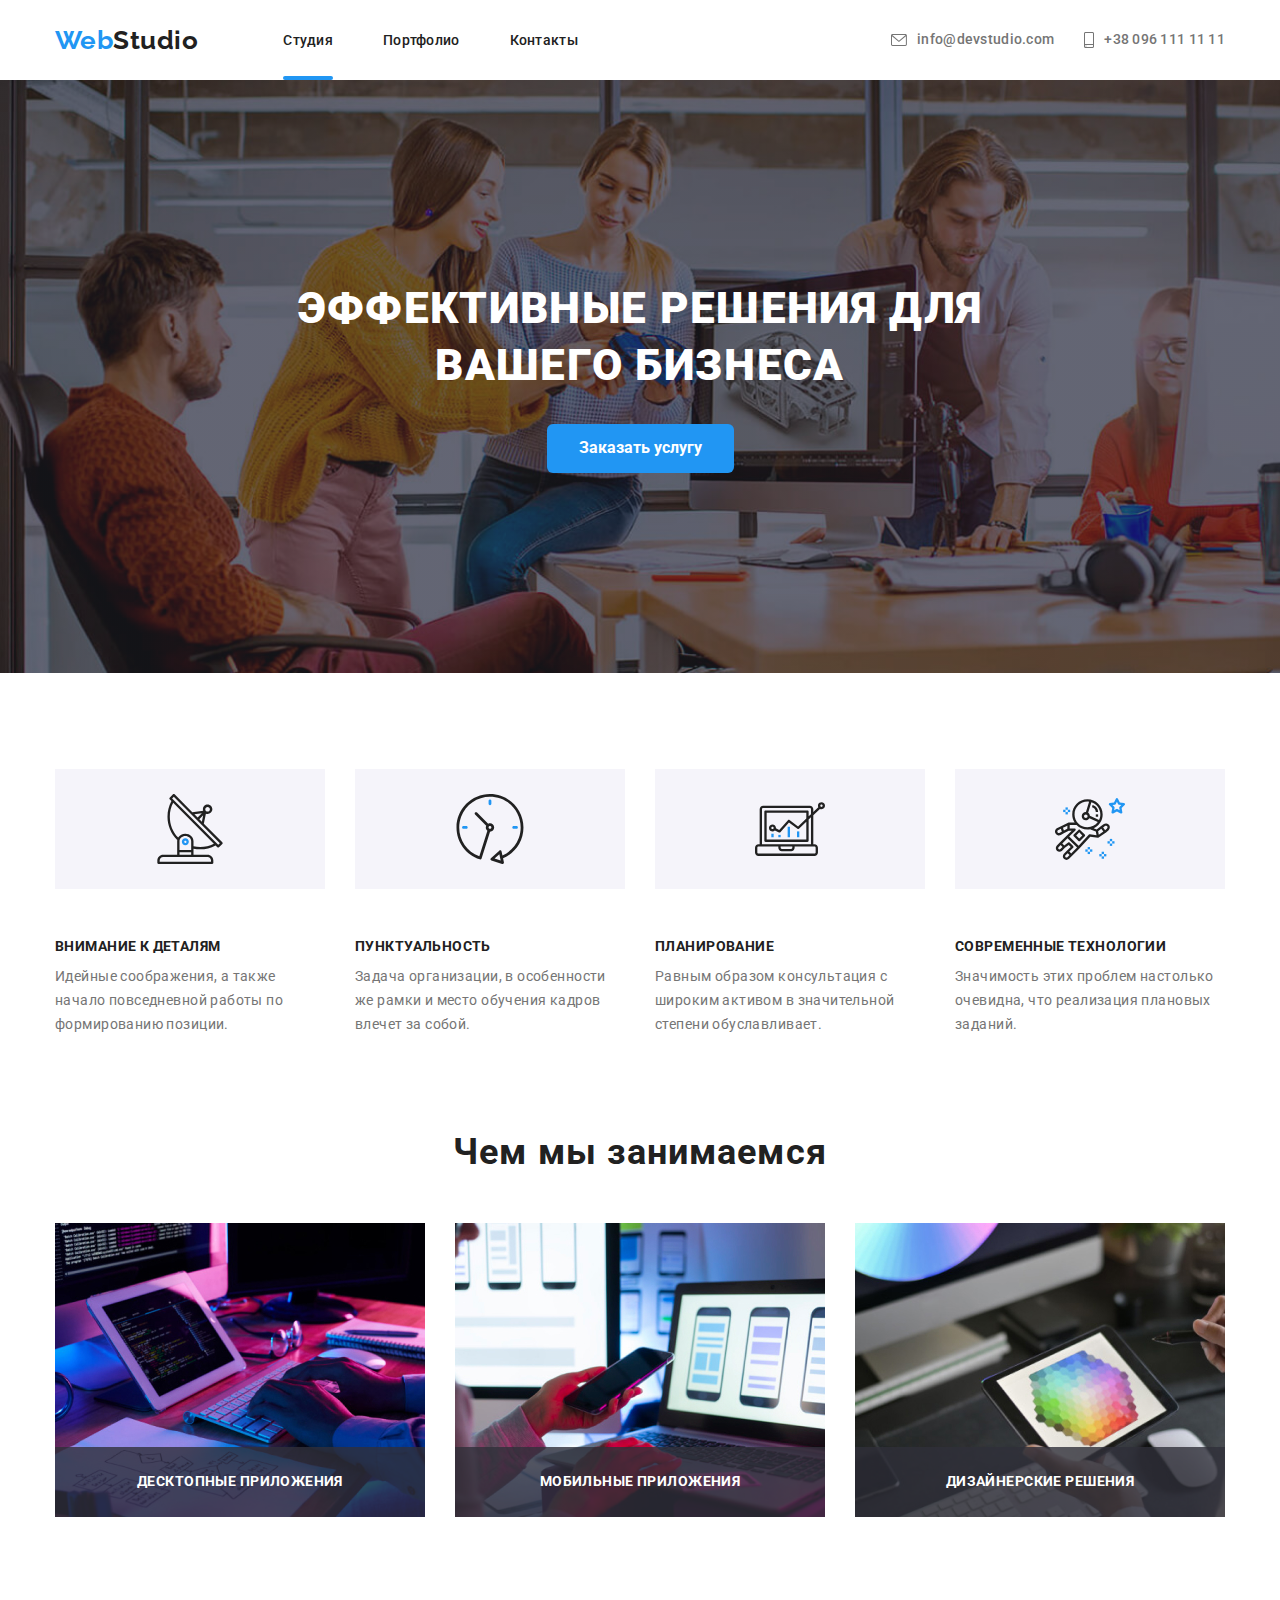
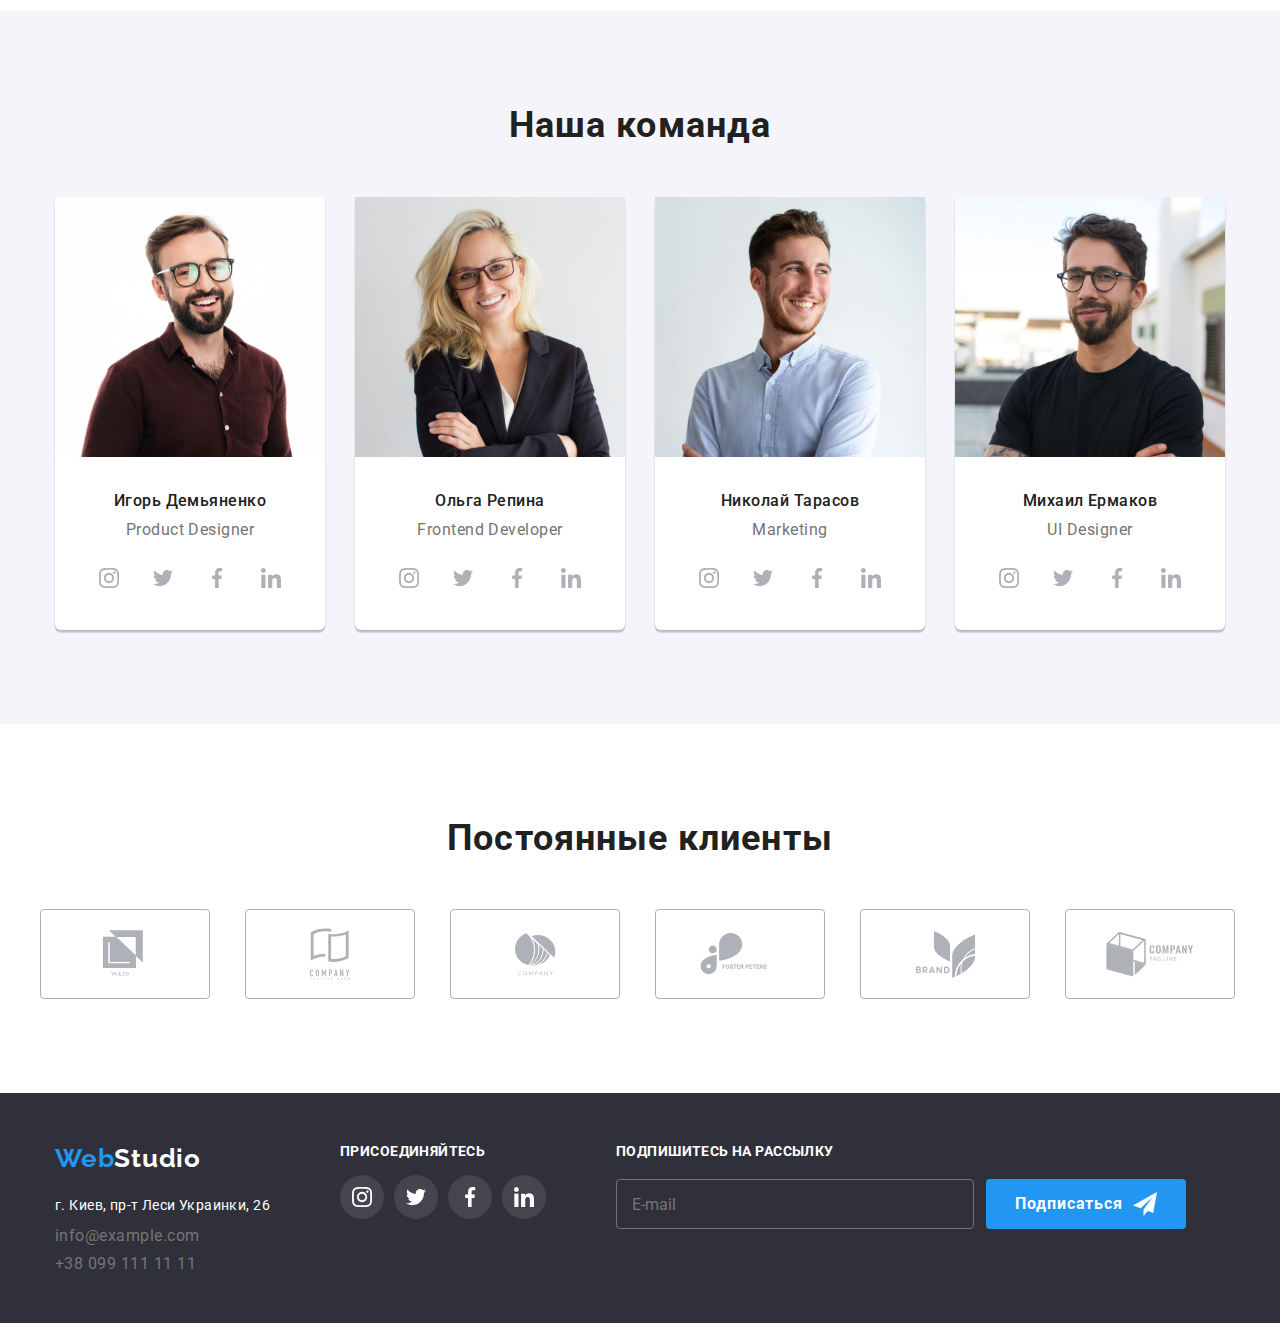
<file: index.html>
<!DOCTYPE html>
<html lang="ru">
  <head>
    <meta charset="UTF-8" />
    <meta name="viewport" content="width=device-width, initial-scale=1.0" />
    <link
      href="https://fonts.googleapis.com/css2?family=Raleway:wght@700&family=Roboto:wght@400;500;700&display=swap"
      rel="stylesheet"
    />
    <link
      rel="stylesheet"
      href="https://cdnjs.cloudflare.com/ajax/libs/modern-normalize/0.7.0/modern-normalize.min.css"
    />
    <link rel="stylesheet" href="./css/style.css" />
    <title>Document</title>
  </head>
  <body>
    <header class="page-header">
      <div class="container">
        <div class="main-header">
          <nav class="main-nav">
            <a href="" class="logo"
              ><span class="color-text">Web</span>Studio</a
            >
            <ul class="site-nav">
              <li class="item">
                <a href="./index.html" class="current link">Студия</a>
              </li>
              <li class="item">
                <a href="./portfolio.html" class="link">Портфолио</a>
              </li>
              <li class="item"><a href="" class="link">Контакты</a></li>
            </ul>
          </nav>

          <ul class="auth-nav">
            <li class="item">
              <a href="" class="link">
                <svg class="link-svg mail">
                  <use href="./images/sprite.svg#icon-mail"></use>
                </svg>

                <p>info@devstudio.com</p>
              </a>
            </li>
            <li class="item">
              <a href="" class="link">
                <svg class="link-svg phone">
                  <use href="./images/sprite.svg#icon-phone"></use>
                </svg>
                <p>+38 096 111 11 11</p>
              </a>
            </li>
          </ul>
        </div>
      </div>
    </header>

    <main>
      <!-- ГЕРОЙ -->
      <section class="hero">
        <div class="hero-section">
          <h1 class="title">Эффективные решения для вашего бизнеса</h1>
          <button class="hero-button" type="button" data-modal-open>
            Заказать услугу
          </button>
        </div>
      </section>
      <!-- ПРИЕМУЩЕСТВА -->
      <section class="advantages">
        <div class="container">
          <h2 class="invisible">Преимущества</h2>
          <ul class="advantages-list">
            <li class="item">
              <div class="background">
                <svg class="item-svg">
                  <use href="./images/sprite.svg#icon-antenna"></use>
                </svg>
              </div>
              <h3 class="advantages-title">Внимание к деталям</h3>
              <p class="description">
                Идейные соображения, а также начало повседневной работы по
                формированию позиции.
              </p>
            </li>
            <li class="item">
              <div class="background">
                <svg class="item-svg">
                  <use href="./images/sprite.svg#icon-clock"></use>
                </svg>
              </div>
              <h3 class="advantages-title">Пунктуальность</h3>
              <p class="description">
                Задача организации, в особенности же рамки и место обучения
                кадров влечет за собой.
              </p>
            </li>
            <li class="item">
              <div class="background">
                <svg class="item-svg">
                  <use href="./images/sprite.svg#icon-diagram"></use>
                </svg>
              </div>
              <h3 class="advantages-title">Планирование</h3>
              <p class="description">
                Равным образом консультация с широким активом в значительной
                степени обуславливает.
              </p>
            </li>
            <li class="item">
              <div class="background">
                <svg class="item-svg">
                  <use href="./images/sprite.svg#icon-astronaut"></use>
                </svg>
              </div>
              <h3 class="advantages-title">Современные технологии</h3>
              <p class="description">
                Значимость этих проблем настолько очевидна, что реализация
                плановых заданий.
              </p>
            </li>
          </ul>
        </div>
      </section>
      <!-- О НАС -->
      <section class="about-us container">
        <div class="about-us-section">
          <h2 class="title">Чем мы занимаемся</h2>
          <ul class="list">
            <li class="item">
              <img
                src="./about-us/images/about_us_img_1.jpg"
                alt=""
                width="370"
                height="294"
              />
              <h3 class="work">Десктопные приложения</h3>
            </li>
            <li class="item">
              <img
                src="./about-us/images/about_us_img_2.jpg"
                alt=""
                width="370"
                height="294"
              />
              <h3 class="work">Мобильные приложения</h3>
            </li>
            <li class="item">
              <img
                src="./about-us/images/about_us_img_3.jpg"
                alt=""
                width="370"
                height="294"
              />
              <h3 class="work">Дизайнерские решения</h3>
            </li>
          </ul>
        </div>
      </section>
      <!-- НАША КОМАНДА -->
      <section class="our-team">
        <div class="container our-team-container">
          <h2 class="title">Наша команда</h2>
          <ul class="list">
            <li class="about">
              <a href="" class="link">
                <img
                  src="./our-team/images/our_team_img_1.jpg"
                  alt=""
                  width="270"
                  height="260"
                />
                <h3 class="person">Игорь Демьяненко</h3>
                <p class="profession">Product Designer</p>
              </a>
              <ul class="social-list">
                <li class="social-item">
                  <a href="" class="social-link">
                    <svg class="social-svg">
                      <use href="./images/sprite.svg#icon-instagram"></use>
                    </svg>
                  </a>
                </li>
                <li class="social-item">
                  <a href="" class="social-link">
                    <svg class="social-svg">
                      <use href="./images/sprite.svg#icon-twitter"></use>
                    </svg>
                  </a>
                </li>
                <li class="social-item">
                  <a href="" class="social-link">
                    <svg class="social-svg">
                      <use href="./images/sprite.svg#icon-facebook"></use>
                    </svg>
                  </a>
                </li>
                <li class="social-item">
                  <a href="" class="social-link">
                    <svg class="social-svg">
                      <use href="./images/sprite.svg#icon-linkedin"></use>
                    </svg>
                  </a>
                </li>
              </ul>
            </li>
            <li class="about">
              <a href="" class="link">
                <img
                  src="./our-team/images/our_team_img_2.jpg"
                  alt=""
                  width="270"
                  height="260"
                />
                <h3 class="person">Ольга Репина</h3>
                <p class="profession">Frontend Developer</p>
              </a>
              <ul class="social-list">
                <li class="social-item">
                  <a href="" class="social-link">
                    <svg class="social-svg">
                      <use href="./images/sprite.svg#icon-instagram"></use>
                    </svg>
                  </a>
                </li>
                <li class="social-item">
                  <a href="" class="social-link">
                    <svg class="social-svg">
                      <use href="./images/sprite.svg#icon-twitter"></use>
                    </svg>
                  </a>
                </li>
                <li class="social-item">
                  <a href="" class="social-link">
                    <svg class="social-svg">
                      <use href="./images/sprite.svg#icon-facebook"></use>
                    </svg>
                  </a>
                </li>
                <li class="social-item">
                  <a href="" class="social-link">
                    <svg class="social-svg">
                      <use href="./images/sprite.svg#icon-linkedin"></use>
                    </svg>
                  </a>
                </li>
              </ul>
            </li>
            <li class="about">
              <a href="" class="link">
                <img
                  src="./our-team/images/our_team_img_3.jpg"
                  alt=""
                  width="270"
                  height="260"
                />
                <h3 class="person">Николай Тарасов</h3>
                <p class="profession">Marketing</p>
              </a>
              <ul class="social-list">
                <li class="social-item">
                  <a href="" class="social-link">
                    <svg class="social-svg">
                      <use href="./images/sprite.svg#icon-instagram"></use>
                    </svg>
                  </a>
                </li>
                <li class="social-item">
                  <a href="" class="social-link">
                    <svg class="social-svg">
                      <use href="./images/sprite.svg#icon-twitter"></use>
                    </svg>
                  </a>
                </li>
                <li class="social-item">
                  <a href="" class="social-link">
                    <svg class="social-svg">
                      <use href="./images/sprite.svg#icon-facebook"></use>
                    </svg>
                  </a>
                </li>
                <li class="social-item">
                  <a href="" class="social-link">
                    <svg class="social-svg">
                      <use href="./images/sprite.svg#icon-linkedin"></use>
                    </svg>
                  </a>
                </li>
              </ul>
            </li>
            <li class="about">
              <a href="" class="link">
                <img
                  src="./our-team/images/our_team_img_4.jpg"
                  alt=""
                  width="270"
                  height="260"
                />
                <h3 class="person">Михаил Ермаков</h3>
                <p class="profession">UI Designer</p>
              </a>
              <ul class="social-list">
                <li class="social-item">
                  <a href="" class="social-link">
                    <svg class="social-svg">
                      <use href="./images/sprite.svg#icon-instagram"></use>
                    </svg>
                  </a>
                </li>
                <li class="social-item">
                  <a href="" class="social-link">
                    <svg class="social-svg">
                      <use href="./images/sprite.svg#icon-twitter"></use>
                    </svg>
                  </a>
                </li>
                <li class="social-item">
                  <a href="" class="social-link">
                    <svg class="social-svg">
                      <use href="./images/sprite.svg#icon-facebook"></use>
                    </svg>
                  </a>
                </li>
                <li class="social-item">
                  <a href="" class="social-link">
                    <svg class="social-svg">
                      <use href="./images/sprite.svg#icon-linkedin"></use>
                    </svg>
                  </a>
                </li>
              </ul>
            </li>
          </ul>
        </div>
      </section>
      <!-- КЛИЕНТЫ -->
      <section class="clients container">
        <h2 class="title">Постоянные клиенты</h2>
        <ul class="list">
          <li class="item">
            <a class="link" href="">
              <svg style="width: 44px; height: 49px;">
                <use href="./images/sprite.svg#icon-client-1"></use>
              </svg>
            </a>
          </li>
          <li class="item">
            <a class="link" href="">
              <svg style="width: 40px; height: 52px;">
                <use href="./images/sprite.svg#icon-client-2"></use>
              </svg>
            </a>
          </li>
          <li class="item">
            <a class="link" href="">
              <svg style="width: 41px; height: 43px;">
                <use href="./images/sprite.svg#icon-client-3"></use>
              </svg>
            </a>
          </li>
          <li class="item">
            <a class="link" href="">
              <svg style="width: 80px; height: 42px;">
                <use href="./images/sprite.svg#icon-client-4"></use>
              </svg>
            </a>
          </li>
          <li class="item">
            <a class="link" href="">
              <svg style="width: 59px; height: 47px;">
                <use href="./images/sprite.svg#icon-client-5"></use>
              </svg>
            </a>
          </li>
          <li class="item">
            <a class="link" href="">
              <svg style="width: 88px; height: 45px;">
                <use href="./images/sprite.svg#icon-client-6"></use>
              </svg>
            </a>
          </li>
        </ul>
      </section>
    </main>

    <footer class="page-footer">
      <div class="container flex">
        <div class="main-footer">
          <a href="" class="logo-footer">
            <span class="color-text">Web</span>Studio</a
          >
          <p class="title">г. Киев, пр-т Леси Украинки, 26</p>
          <p class="title-link">info@example.com</p>
          <p class="title-link">+38 099 111 11 11</p>
        </div>

        <div class="join-footer">
          <p class="join">ПРИСОЕДИНЯЙТЕСЬ</p>
          <ul class="social-list">
            <li class="social-item">
              <a href="" class="social-link">
                <svg class="social-svg">
                  <use href="./images/sprite.svg#icon-instagram"></use>
                </svg>
              </a>
            </li>
            <li class="social-item">
              <a href="" class="social-link">
                <svg class="social-svg">
                  <use href="./images/sprite.svg#icon-twitter"></use>
                </svg>
              </a>
            </li>
            <li class="social-item">
              <a href="" class="social-link">
                <svg class="social-svg">
                  <use href="./images/sprite.svg#icon-facebook"></use>
                </svg>
              </a>
            </li>
            <li class="social-item">
              <a href="" class="social-link">
                <svg class="social-svg">
                  <use href="./images/sprite.svg#icon-linkedin"></use>
                </svg>
              </a>
            </li>
          </ul>
        </div>

        <div class="subscribe-footer">
          <p class="join">Подпишитесь на рассылку</p>
          <form class="subscribe-footer-form">
            <input
              type="text"
              class="footer-input"
              placeholder="E-mail"
              required
            />
            <button class="footer-button">
              Подписаться
              <svg class="footer-button-svg" style="width: 24px; height: 24px;">
                <use href="./images/sprite.svg#icon-telegramm"></use>
              </svg>
            </button>
          </form>
        </div>
      </div>
    </footer>
    <!-- МОДАЛЬНОЕ ОКНО -->
    <div class="modal is-hidden" data-modal>
      <div class="form-wrapper">
        <button class="close-btn" type="button" data-modal-close>
          <svg style="width: 18px; height: 18px;">
            <use href="./images/sprite.svg#close-back"></use>
          </svg>
        </button>

        <div class="modal-container">
          <h2 class="modal-text">Оставьте свои данные, мы вам перезвоним</h2>
          <form class="modal-form">
            <div class="modal-form-block">
                <label class="modal-form-label">
                  Имя
                  <input type="text" class="modal-form-input"  required/>
                  <svg class="modal-form-container-svg" style="width: 18px; height: 18px;">
                    <use href="./images/sprite.svg#icon-vector-1"></use>
                  </svg>
              </label>
            </div>

            <div class="modal-form-block">
                <label class="modal-form-label">
                  Телефон
                  <input type="text" class="modal-form-input"  required/>
                  <svg class="modal-form-container-svg" style="width: 18px; height: 18px;">
                    <use href="./images/sprite.svg#icon-vector-2"></use>
                  </svg>
              </label>
            </div>

            <div class="modal-form-block">
              <label class="modal-form-label">
                Телефон
                <input type="text" class="modal-form-input"  required/>
                <svg class="modal-form-container-svg" style="width: 18px; height: 18px;">
                  <use href="./images/sprite.svg#icon-vector-3"></use>
                </svg>
            </label>
          </div>

            <div class="modal-form-block">
              <label class="modal-form-label">Коментарии</label>
              <textarea class="modal-form-message" name="user-message"  cols="30" rows="10" placeholder="Введите текст"></textarea>
            </div>

            <div class="modal-form-block ">
              <input class="modal-form-check-policy" type="checkbox" name="user-policy" value="accept-policy" id="user-policy"/>
              <label class="checkbox-label" for="user-policy" >
                Соглашаюсь с рассылкой и принимаю
                <a class="link" href="#">Условия договора</a></label>
              <button class="modal-button">Отправить</button>
            </div>
          </form>
        </div>
      </div>
    </div>
  </body>
  <script src="./js/modal.js"></script>
</html>
</file>
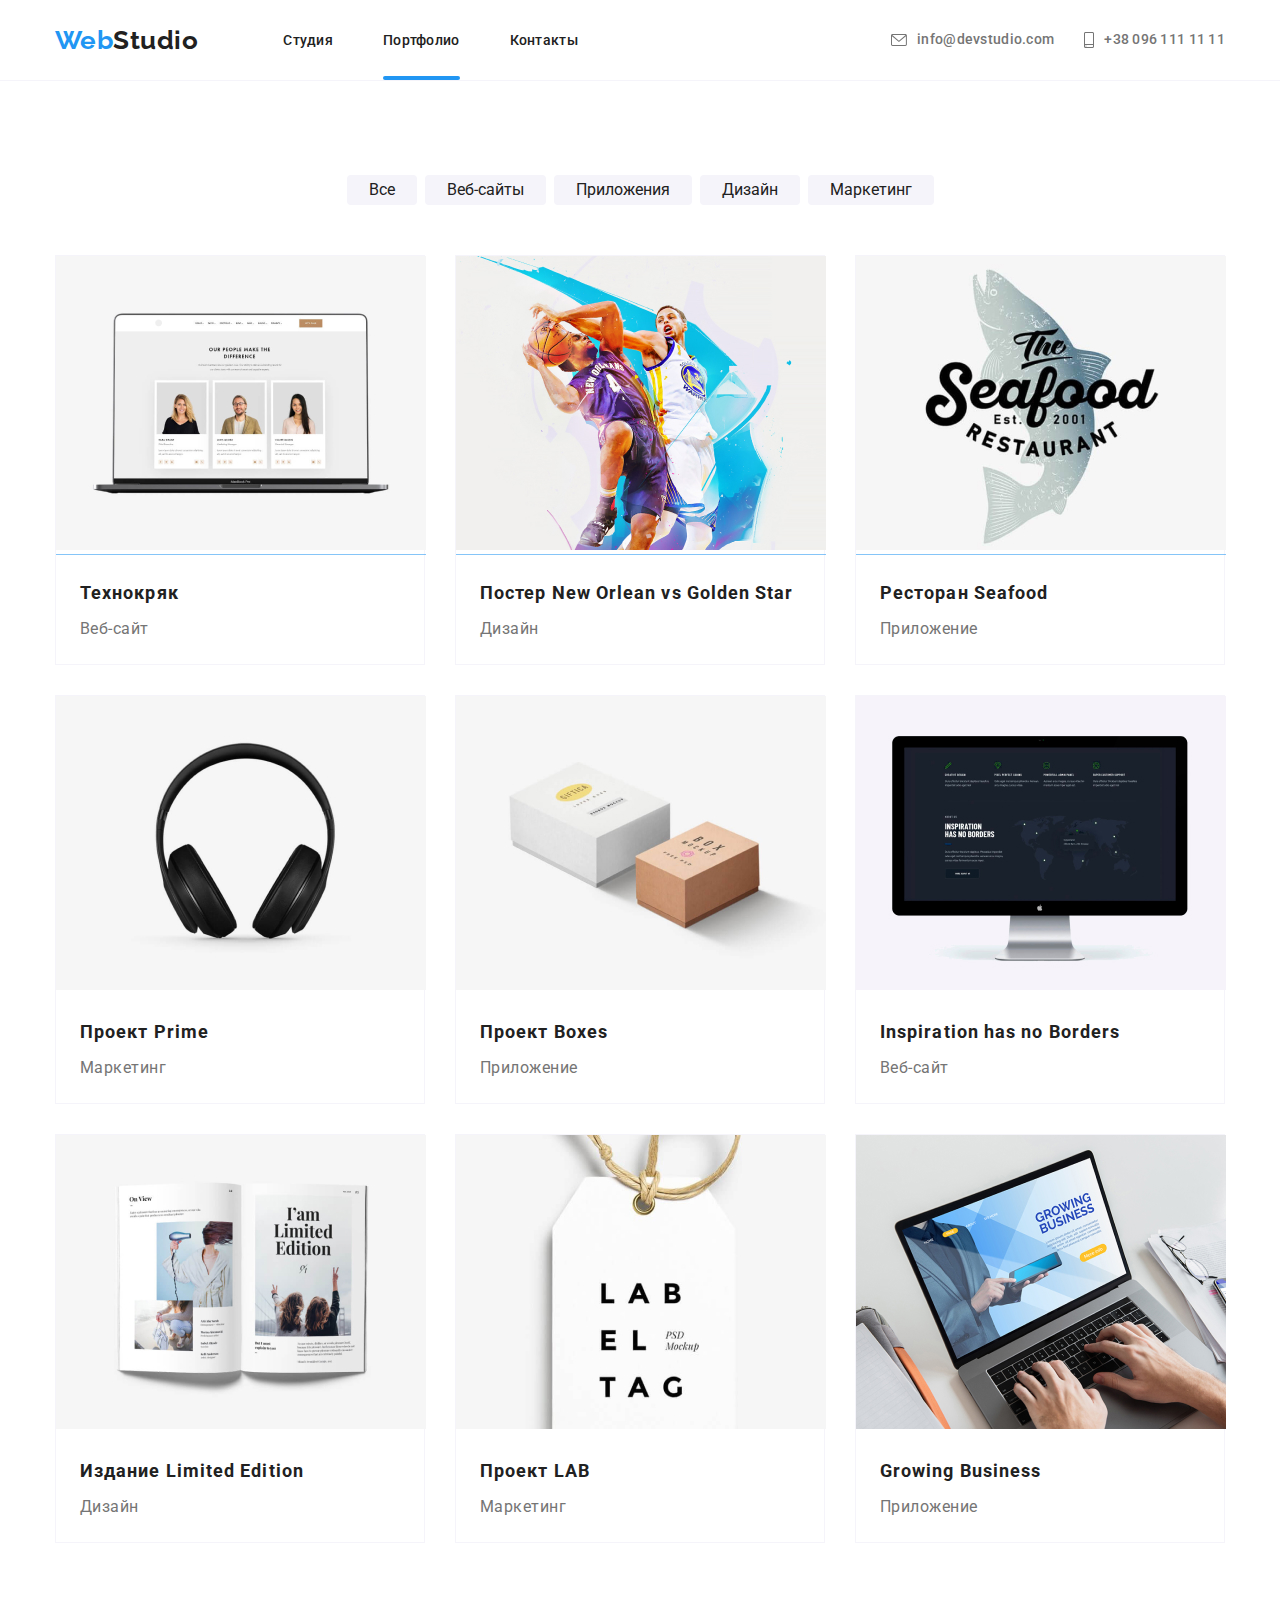
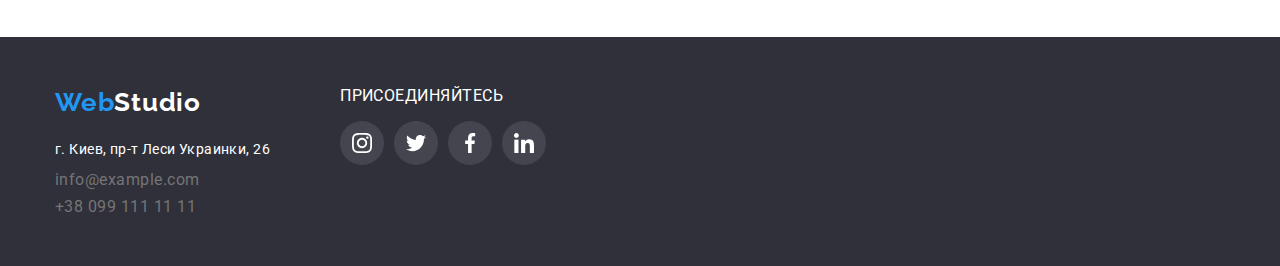
<file: portfolio.html>
<!DOCTYPE html>
<html lang="ru">
  <head>
    <meta charset="UTF-8" />
    <meta name="viewport" content="width=device-width, initial-scale=1.0" />
    <link
      rel="stylesheet"
      href="https://cdnjs.cloudflare.com/ajax/libs/modern-normalize/0.7.0/modern-normalize.min.css"
    />
    <link
      href="https://fonts.googleapis.com/css2?family=Raleway:wght@700&family=Roboto:wght@400;500;700&display=swap"
      rel="stylesheet"
    />
    
    <link rel="stylesheet" href="./css/style.css" />
    <title>Document</title>
  </head>

  <header class="portfolio-header page-header ">
    <div class="container">
      <div class=" main-header ">
        <nav class=" main-nav">
          <a href="" class="logo"><span class="color-text">Web</span>Studio</a>
          <ul class="site-nav">
            <li class="item">
              <a href="./index.html" class="link">Студия</a>
            </li>
            <li class="item">
              <a href="./portfolio.html" class="current link">Портфолио</a>
            </li>
            <li class="item"><a href="" class="link">Контакты</a></li>
          </ul>
        </nav>
  
          <ul class="auth-nav">
            <li class="item">
              <a href="" class="link">
                <svg class="link-svg mail">
                  <use href="./images/sprite.svg#icon-mail"></use>
                </svg>
                <p>info@devstudio.com</p>
              </a>
            </li>
            <li class="item">
              <a href="" class="link">
                <svg class="link-svg phone">
                  <use href="./images/sprite.svg#icon-phone"></use>
                </svg>
                <p>+38 096 111 11 11</p>
              </a>
            </li>
          </ul>
      </div>
    </div>
    
  </header>

    <main>
      <section class="portfolio-main">
        <div class="container ">
          <h1 class="invisible">Портфолио</h1>
          <div class="find-button">
            <button class="btn" type="button">Все</button>
            <button class="btn" type="button">Веб-сайты</button>
            <button class="btn" type="button">Приложения</button>
            <button class="btn" type="button">Дизайн</button>
            <button class="btn" type="button">Маркетинг</button>
          </div>

          <ul class="portfolio">
            <li class="list">
              <a href="" class="link">
                <div class="img-wrapper">
                  <img src="./images/portfolio-img1.jpg" alt="" width="370" height="294" />
                  <p class="overlay">
                    Технокряк это современная площадка распространения
                    коронавируса. Компании используют эту платформу для цифрового
                    шпионажа и атак на защищённые сервера конкурентов.
                  </p>
                </div>
                <h2 class="text">Технокряк</h2>
                <p class="profession">Веб-сайт</p>
              </a>
            </li>
            <li class="list">
              <a href="" class="link">
                <div class="img-wrapper">
                  <img src="./images/portfolio-img2.jpg" alt="" width="370" height="294" />
                  <p class="overlay">
                    Технокряк это современная площадка распространения
                    коронавируса. Компании используют эту платформу для цифрового
                    шпионажа и атак на защищённые сервера конкурентов.
                  </p>
                </div>
                <h2 class="text">Постер New Orlean vs Golden Star</h2>
                <p class="profession">Дизайн</p>
              </a>
            </li>
            <li class="list">
              <a href="" class="link">
                <div class="img-wrapper">
                  <img src="./images/portfolio-img3.jpg" alt="" width="370" height="294" />
                  <p class="overlay">
                    Технокряк это современная площадка распространения
                    коронавируса. Компании используют эту платформу для цифрового
                    шпионажа и атак на защищённые сервера конкурентов.
                  </p>
                </div>
                <h2 class="text">Ресторан Seafood</h2>
                <p class="profession">Приложение</p>
              </a>
            </li>
            <li class="list">
              <a href="" class="link">
                <div class="img-wrapper">
                  <img src="./images/portfolio-img4.jpg" alt="" width="370" height="294" />
                  <p class="overlay">
                    Технокряк это современная площадка распространения
                    коронавируса. Компании используют эту платформу для цифрового
                    шпионажа и атак на защищённые сервера конкурентов.
                  </p>
                </div>
                <h2 class="text">Проект Prime</h2>
                <p class="profession">Маркетинг</p>
              </a>
            </li>
            <li class="list">
              <a href="" class="link">
                <div class="img-wrapper">
                  <img src="./images/portfolio-img5.jpg" alt="" width="370" height="294" />
                  <p class="overlay">
                    Технокряк это современная площадка распространения
                    коронавируса. Компании используют эту платформу для цифрового
                    шпионажа и атак на защищённые сервера конкурентов.
                  </p>
                </div>
                <h2 class="text">Проект Boxes</h2>
                <p class="profession">Приложение</p>
              </a>
            </li>
            <li class="list">
              <a href="" class="link">
                <div class="img-wrapper">
                  <img src="./images/portfolio-img6.jpg" alt="" width="370" height="294" />
                  <p class="overlay">
                    Технокряк это современная площадка распространения
                    коронавируса. Компании используют эту платформу для цифрового
                    шпионажа и атак на защищённые сервера конкурентов.
                  </p>
                </div>
                <h2 class="text">Inspiration has no Borders</h2>
                <p class="profession">Веб-сайт</p>
              </a>
            </li>
            <li class="list">
              <a href="" class="link">
                <div class="img-wrapper">
                  <img src="./images/portfolio-img7.jpg" alt="" width="370" height="294" />
                  <p class="overlay">
                    Технокряк это современная площадка распространения
                    коронавируса. Компании используют эту платформу для цифрового
                    шпионажа и атак на защищённые сервера конкурентов.
                  </p>
                </div>
                <h2 class="text">Издание Limited Edition</h2>
                <p class="profession">Дизайн</p>
              </a>
            </li>
            <li class="list">
              <a href="" class="link">
                <div class="img-wrapper">
                  <img src="./images/portfolio-img8.jpg" alt="" width="370" height="294" />
                  <p class="overlay">
                    Технокряк это современная площадка распространения
                    коронавируса. Компании используют эту платформу для цифрового
                    шпионажа и атак на защищённые сервера конкурентов.
                  </p>
                </div>
                <h2 class="text">Проект LAB</h2>
                <p class="profession">Маркетинг</p>
              </a>
            </li>
            <li class="list">
              <a href="" class="link">
                <div class="img-wrapper">
                  <img src="./images/portfolio-img9.jpg" alt="" width="370" height="294" />
                  <p class="overlay">
                    Технокряк это современная площадка распространения
                    коронавируса. Компании используют эту платформу для цифрового
                    шпионажа и атак на защищённые сервера конкурентов.
                  </p>
                </div>
                <h2 class="text">Growing Business</h2>
                <p class="profession">Приложение</p>
              </a>
            </li>
          </ul>
        </div>
      </section>
    </main>

    <footer class="page-footer">
      <div class="container flex">
        <div class="main-footer">
          <a href="" class="logo-footer">
          <span class="color-text">Web</span>Studio</a
        >
        <p class="title">г. Киев, пр-т Леси Украинки, 26</p>
        <p class="title-link">info@example.com</p>
        <p class="title-link">+38 099 111 11 11</p>
        </div>
        

        <div class="subscribe-footer">
          <p class="subscribe">ПРИСОЕДИНЯЙТЕСЬ</p>
          <ul class="social-list">
            <li class="social-item">
              <a href="" class="social-link">
                <svg class="social-svg">
                  <use href="./images/sprite.svg#icon-instagram"></use>
                </svg>
              </a>
            </li>
            <li class="social-item">
              <a href="" class="social-link">
                <svg class="social-svg">
                  <use href="./images/sprite.svg#icon-twitter"></use>
                </svg>
              </a>
            </li>
            <li class="social-item">
              <a href="" class="social-link">
                <svg class="social-svg">
                  <use href="./images/sprite.svg#icon-facebook"></use>
                </svg>
              </a>
            </li>
            <li class="social-item">
              <a href="" class="social-link">
                <svg class="social-svg">
                  <use href="./images/sprite.svg#icon-linkedin"></use>
                </svg>
              </a>
            </li>
          </ul>
        </div>
      </div>

      <!-- <div class="container">
        <p class="subscribe">Подпишитесь на рассылку</p>
        <input type="text" />
        <a href="" class="button">
          Подписаться
          <img src="./images/telegram.svg" alt="" />
        </a>
      </div> -->
    </footer>
  </body>
</html>
</file>
<file: css/style.css>
/* цвет фона #FFFFFF */
/* другой цвет фона #F5F4FA */
/* цвет основного текста  #757575*/
/* цвет вторичного текста #212121 */

/* белый #FFFFFF */
/* акцент #2196F3 */
:root {
  --primery-text-color: #212121;
  --title-text-color: #757575;
  --accent-text-color: #2196f3;
  --plain-text-color: #ffffff;
  --accent-link-color: #afb1b8;
}

html {
  box-sizing: border-box;
}

*,
*::before,
*::after {
  margin: 0;
  padding: 0;
}

img {
  border-style: none;
}

body {
  background-color: var(--plain-text-color);
  color: var(--primery-text-color);
  font-family: Roboto, sans-serif;
  letter-spacing: 0.03em;
}

ul {
  list-style: none;
  padding: 0;
  margin: 0;
}

button {
  display: block;
  padding: 0;
  border: none;
  font: inherit;
  color: inherit;
  background-color: transparent;
}

.logo {
  display: block;
  font-family: Raleway, cursive;
  font-weight: 700;
  font-size: 26px;
  line-height: 1.19;
  text-decoration: none;
  color: var(--primery-text-color);
}

.color-text {
  color: var(--accent-text-color);
}

.container {
  padding: 0 15px;
  margin: 0 auto;
  width: 1200px;
}

section .title {
  color: var(--primery-text-color);
  font-weight: 700;
  font-size: 36px;
  line-height: 1.16;
  text-align: center;
  letter-spacing: 0.03em;
}

/* HEADER */

.page-header .link {
  transition: color 250ms cubic-bezier(0.4, 0, 0.2, 1);
}

.page-header .link:hover,
.page-header .link:focus {
  color: var(--accent-text-color);
}

.main-header {
  display: flex;
}

.main-nav {
  display: flex;
  align-items: center;
  margin-top: 0;
}

.site-nav {
  display: flex;
  margin-left: 85px;
}

.site-nav .item {
  position: relative;
}

.site-nav .item + .item {
  margin-left: 50px;
}

.site-nav .link {
  padding-top: 32px;
  padding-bottom: 32px;

  font-weight: 500;
  font-size: 14px;
  line-height: 1.14px;
  letter-spacing: 0.02em;
  text-decoration: none;

  color: var(--primery-text-color);
  transition: color 250ms cubic-bezier(0.4, 0, 0.2, 1);
}

.current:after {
  position: absolute;
  content: "";
  display: block;
  margin-top: 27px;
  border-radius: 2px;
  width: 100%;
  height: 4px;
  background-color: var(--accent-text-color);
}

.auth-nav {
  display: flex;
  align-items: center;
  margin-left: auto;
  margin-top: 0;
  margin-bottom: 0;
}

.auth-nav .item + .item {
  margin-left: 30px;
}

.auth-nav .item {
  display: flex;
  margin-left: auto;
}

.auth-nav .link-svg {
  margin-right: 10px;
}

.auth-nav .mail {
  height: 12px;
  width: 16px;
}

.auth-nav .phone {
  height: 16px;
  width: 10px;
}

.auth-nav .link {
  display: flex;
  align-items: center;
  padding-top: 32px;
  padding-bottom: 32px;

  font-weight: 500;
  font-size: 14px;
  line-height: 1.14;
  letter-spacing: 0.02em;
  font-style: normal;
  text-decoration: none;

  color: var(--title-text-color);
  fill: var(--title-text-color);
}

.auth-nav .link:hover {
  fill: var(--accent-text-color);
}

/* ГЕРОЙ */

.hero {
  display: flex;
  justify-content: center;
  align-items: center;
  background-image: linear-gradient(
      rgba(47, 48, 58, 0.4),
      rgba(47, 48, 58, 0.4)
    ),
    url(../images/people_working.jpg);
  background-repeat: no-repeat;
  background-size: cover;
  text-align: center;
  background-color: var(--primery-text-color);
}

.hero-section {
  padding-top: 200px;
  padding-bottom: 200px;
  max-width: 696px;
}

.hero .title {
  text-transform: uppercase;
  font-weight: 900;
  font-size: 44px;
  line-height: 1.3;
  color: var(--plain-text-color);
}

.hero-button {
  display: inline-block;
  border-radius: 6px;
  padding: 10px 32px;
  min-width: 136px;
  margin-top: 30px;

  font-weight: 700;
  font-size: 16px;
  line-height: 1.8;
  background-color: var(--accent-text-color);
  color: var(--plain-text-color);
  text-decoration: none;
  text-align: center;

  /* transition: all 250ms cubic-bezier(0.4, 0, 0.2, 1); */
}
/* ПРИЕМУЩЕСТВА */

.advantages {
  padding-top: 96px;
}

.invisible {
  display: none;
}

.advantages-list {
  display: flex;
  flex-wrap: wrap;
}

.advantages .background {
  display: flex;
  align-items: center;
  justify-content: center;
  background-color: #f5f4fa;
  padding-top: 25px;
  padding-bottom: 25px;
  margin-bottom: 50px;
}

.advantages .item-svg {
  height: 70px;
  width: 70px;
}

.advantages-list .item {
  width: 270px;
}

.advantages-list .item + .item {
  margin-left: 30px;
}

.advantages-list .advantages-title {
  font-weight: 700;
  font-size: 14px;
  line-height: 1.14;
  letter-spacing: 0.03em;
  color: var(--primery-text-color);
}

.advantages-title {
  text-transform: uppercase;
  padding-bottom: 10px;
}

.advantages .description {
  color: var(--title-text-color);
  font-size: 14px;
  line-height: 1.7;
  letter-spacing: 0.03em;
}

/* О НАС */

.about-us-section {
  padding-bottom: 94px;
  padding-top: 95px;
}

.about-us .title {
  margin-top: 0;
  margin-bottom: 50px;
}

.about-us .list {
  display: flex;
  justify-content: space-between;
}

.about-us .item {
  position: relative;
  display: flex;
}

.about-us .item + .item {
  margin-left: 30px;
}

.about-us .work {
  display: flex;
  position: absolute;
  bottom: 0;
  width: 100%;
  height: 70px;
  align-items: center;
  justify-content: center;

  color: var(--plain-text-color);
  background: rgba(47, 48, 58, 0.8);
  font-weight: 700;
  font-size: 14px;
  line-height: 1.14;
  letter-spacing: 0.03em;
  text-transform: uppercase;
}

/* НАША КОМАНДА */

.our-team {
  padding-top: 94px;
  background-color: #f5f4fa;
  padding-bottom: 94px;
}

.our-team .title {
  margin-bottom: 50px;
}

.our-team .list {
  display: flex;
  justify-content: space-between;
}

.our-team .about {
  border-radius: 6px;
  width: 270px;
  background-color: var(--plain-text-color);
  box-shadow: 0px 3px 1px rgba(0, 0, 0, 0.1), 0px 1px 2px rgba(0, 0, 0, 0.08),
    0px 2px 2px rgba(0, 0, 0, 0.12);
}

.our-team .link {
  display: block;
  text-decoration: none;
  color: var(--title-text-color);
  font-size: 16px;
  line-height: 1.18;
}

.our-team .person {
  margin-top: 30px;
  text-align: center;
  color: var(--primery-text-color);
  font-weight: 500;
  font-size: 16px;
  line-height: 1.18;
  letter-spacing: 0.03em;
}

.our-team .profession {
  margin-top: 10px;
  text-align: center;
}

.our-team .social-list {
  display: flex;
  justify-content: center;
  margin-top: 16px;
  margin-bottom: 30px;
}

.our-team .social-link {
  display: flex;
  justify-content: center;
  align-items: center;
  width: 44px;
  height: 44px;
  border-radius: 50%;
  fill: var(--accent-link-color);

  transition: background-color 250ms cubic-bezier(0.4, 0, 0.2, 1);
}

.our-team .social-link:hover,
.our-team .social-link:focus {
  fill: var(--plain-text-color);
  background-color: var(--accent-text-color);
}

.our-team .social-item:not(:last-child) {
  margin-right: 10px;
}

.our-team .social-svg {
  width: 20px;
  height: 20px;

  transition: fill 250ms cubic-bezier(0.4, 0, 0.2, 1);
}

/* КЛИЕНТЫ */
.clients {
  padding: 94px 0;
}

.clients .title {
  margin-bottom: 50px;
}

.clients .list {
  display: flex;
  justify-content: space-between;
}

.clients .item {
  width: calc((100% - 30px * 5) / 6);
  margin-right: 30px;
}

.clients .item:last-child {
  margin: 0;
}

.clients .link {
  display: flex;
  justify-content: center;
  align-items: center;
  width: 170px;
  height: 90px;

  border: 1px solid #afb1b8;
  border-radius: 4px;
  fill: var(--accent-link-color);

  transition: fill 250ms cubic-bezier(0.4, 0, 0.2, 1);
}

.clients .link:hover,
.clients .link:focus {
  fill: var(--accent-text-color);
  border-color: var(--accent-text-color);
}

/* ФУТЕР */

.page-footer {
  background-color: #2f303a;
  color: var(--plain-text-color);
  padding-top: 50px;
  padding-bottom: 50px;
}

.logo-footer {
  font-family: Raleway, cursive;
  text-decoration: none;
  color: var(--plain-text-color);
  font-weight: 700;
  font-size: 26px;
  line-height: 1.19;

  letter-spacing: 0.03em;
}

.page-footer .title {
  padding-top: 20px;

  font-weight: 400;
  font-size: 14px;
  line-height: 1.7;

  letter-spacing: 0.03em;
}

.page-footer .title-link {
  padding-top: 9px;

  text-decoration: none;
  color: var(--title-text-color);
}

.page-footer .main-footer {
  margin-right: 70px;
}

.page-footer .join-footer {
  margin-right: 70px;
}

.page-footer .join {
  font-family: Roboto;
  font-style: normal;
  font-weight: bold;
  font-size: 14px;
  line-height: 1, 4;
  letter-spacing: 0.03em;
  text-transform: uppercase;
}

.page-footer .flex {
  display: flex;
}

.page-footer .social-list {
  display: flex;
  justify-content: center;
  margin-top: 16px;
}

.page-footer .social-link {
  display: flex;
  justify-content: center;
  align-items: center;
  width: 44px;
  height: 44px;
  border-radius: 50%;
  background-color: rgba(255, 255, 255, 0.1);
  fill: var(--plain-text-color);

  transition: background-color 250ms cubic-bezier(0.4, 0, 0.2, 1);
}

.page-footer .social-svg {
  width: 20px;
  height: 20px;
}

.page-footer .social-item:not(:last-child) {
  margin-right: 10px;
}

.page-footer .social-link:hover,
.page-footer .social-link:focus {
  background-color: var(--accent-text-color);
}

.page-footer .social:hover {
  background-color: var(--accent-text-color);
}

.subscribe-footer-form {
  display: flex;
  margin-top: 20px;
}

.subscribe-footer .footer-input {
  width: 358px;
  height: 50px;
  margin-right: 12px;
  padding: 16px 15px;
  border: 1px solid var(--title-text-color);
  border-radius: 4px;
  outline: none;
  color: var(--plain-text-color);
  background-color: #2f303a;
}

.footer-button {
  display: flex;
  align-items: center;
  justify-content: center;
  /* padding: 10px 29px; */
  min-width: 200px;
  height: 50px;
  background-color: var(--accent-text-color);
  border-radius: 4px;

  font-family: Roboto;
  font-style: normal;
  font-weight: bold;
  font-size: 16px;
  line-height: 1, 875;

  letter-spacing: 0.06em;
}

.footer-button-svg {
  margin-left: 10px;
  transition: background-color 250ms cubic-bezier(0.4, 0, 0.2, 1);
}

/* ПОРТФОЛИО */

.portfolio-main {
  padding: 94px 0;
}

.portfolio-header {
  border-bottom: 1px solid #f5f4fa;
}

.portfolio {
  display: flex;
  flex-wrap: wrap;
}

.portfolio .list {
  width: 370px;
  margin-right: 30px;
  margin-bottom: 30px;
  border: 1px solid #f5f4fa;
}

.portfolio .list:nth-child(3n) {
  margin-right: 0;
}

.portfolio .list:nth-last-child(-n + 3) {
  margin-bottom: 0;
}

.portfolio .link {
  display: inline-block;
  text-decoration: none;
}

.portfolio .link:hover,
.portfolio .link:focus {
  box-shadow: 0px 3px 1px rgba(0, 0, 0, 0.1), 0px 1px 2px rgba(0, 0, 0, 0.08),
    0px 2px 2px rgba(0, 0, 0, 0.12);
}

.portfolio .img-wrapper {
  position: relative;
  overflow: hidden;
}

.portfolio .overlay {
  position: absolute;
  top: 0;
  left: 0;
  width: 100%;
  height: 100%;
  display: flex;
  justify-content: center;
  align-items: center;
  padding: 63px 24px;

  font-size: 18px;
  line-height: 1.5;
  letter-spacing: 0.03em;
  background-color: rgba(33, 150, 243, 0.9);

  transform: translateY(100%);
  transition: all 250ms cubic-bezier(0.4, 0, 0.2, 1);
}

.portfolio .list:hover .overlay {
  transform: translateY(0%);
}

.portfolio .text {
  margin: 20px 24px 4px 24px;
  color: var(--primery-text-color);
  font-weight: 700;
  font-size: 18px;
  line-height: 2;
  letter-spacing: 0.06em;
}

.portfolio .profession {
  margin: 0px 24px 20px 24px;
  color: var(--title-text-color);
  font-size: 16px;
  line-height: 1.8;
  letter-spacing: 0.03em;
}

.portfolio .overlay {
  color: var(--plain-text-color);
  font-size: 18px;
  line-height: 1.5;
  letter-spacing: 0.03em;
}

/* КНОПКИ */

.find-button {
  display: flex;
  justify-content: center;
  text-align: center;
  margin-bottom: 50px;
}

.find-button button {
  border-radius: 4px;
  outline: none;

  padding: 6px 22px;
  color: var(--primery-text-color);
  background-color: #f5f4fa;

  transition: all 250ms cubic-bezier(0.4, 0, 0.2, 1);
}

.find-button button + button {
  margin-left: 8px;
}

.find-button button:hover,
.find-button button:focus {
  box-shadow: 0px 3px 1px rgba(0, 0, 0, 0.1), 0px 1px 2px rgba(0, 0, 0, 0.08),
    0px 2px 2px rgba(0, 0, 0, 0.12);
  color: var(--plain-text-color);
  background-color: var(--accent-text-color);
}

/* МОДАЛЬНОЕ ОКНО */

.modal {
  position: fixed;
  width: 100%;
  height: 100%;
  top: 0;
  left: 0;
  background-color: rgba(0, 0, 0, 0.5);
  overflow-y: scroll;
  opacity: 1;
  transition: opacity 250ms cubic-bezier(0.4, 0, 0.2, 1);
}

.is-hidden {
  opacity: 0;
  visibility: hidden;
}

.form-wrapper {
  position: absolute;
  top: 100px;
  left: 50%;
  transform: translateX(-50%);
  width: 528px;
  min-height: 581px;
  background-color: #fff;
  border-radius: 4px;
}

.close-btn {
  display: flex;
  align-items: center;
  justify-content: center;
  position: absolute;
  top: 10px;
  right: 10px;
  width: 30px;
  height: 30px;
  border-radius: 50%;
  border: 1px solid var(--title-text-color);
  background-color: transparent;
  cursor: pointer;
}

.modal-container {
  padding: 40px;
}

.modal-text {
  font-family: Roboto;
  font-style: normal;
  font-weight: bold;
  font-size: 20px;
  line-height: 1.5;

  text-align: center;
  letter-spacing: 0.03em;
}

.modal-form {
  display: flex;
  margin-top: 12px;
  flex-direction: column;
}

.modal-form-block {
  position: relative;
  margin-bottom: 10px;
}

.modal-form-label {
  font-family: Roboto;
  font-style: normal;
  font-weight: normal;
  font-size: 12px;
  line-height: 1.166;
  letter-spacing: 0.01em;

  color: var(--title-text-color);

  transition: all 250ms cubic-bezier(0.4, 0, 0.2, 1);
}

 .modal-form-label:focus-within {
} 

.modal-form-block:focus-within .modal-form-container-svg {
  fill: var(--accent-text-color);
}

.modal-form-label:focus{
  fill: var(--accent-text-color);
  color: var(--accent-text-color);
}

.modal-form-container-svg {
  position: absolute;
  bottom: 12px;
  left: 12px;

  transition: all 250ms cubic-bezier(0.4, 0, 0.2, 1);
}

.modal-form-input {
  width: 100%;
  height: 40px;
  margin-top: 4px;
  padding-left: 42px;
  outline: none;
  border: 1px solid var(--accent-link-color);
  border-radius: 4px;

  transition: all 250ms cubic-bezier(0.4, 0, 0.2, 1);
}

.modal-form-input:hover,
.modal-form-input:focus,
.modal-form-message:hover,
.modal-form-message:focus  {
  border-color: var(--accent-text-color);
}

.modal-form-message {
  width: 100%;
  height: 138px;
  margin-top: 4px;
  padding: 12px 16px;
  resize: none;
  outline: none;

  border: 1px solid var(--accent-link-color);
  border-radius: 4px;

  transition: all 250ms cubic-bezier(0.4, 0, 0.2, 1);
}



.modal-form-checkbox {
  text-align: center;
}

.modal-form-check-policy{
  position: absolute;
  width: 1px;
  height: 1px;
  margin: -1px; 
  border: 0;
  padding:0;
  clip: rect(0 0 0 0); 
  overflow: hidden;
}

.checkbox-label{
  display: flex;
  align-items: center;
  justify-content: center;

  font-family: Roboto;
  font-style: normal;
  font-weight: normal;
  font-size: 14px;
  line-height: 1.714;

  letter-spacing: 0.03em;
  color: var(--title-text-color);
}

.checkbox-label .link{
  margin-left: 5px;
  color: var(--accent-text-color);
}

.checkbox-label::before {
  display: block; 
  content: "";
  width: 16px;
  height: 15px;
  margin-right: 8px;
  border: 2px solid var(--primery-text-color);
  border-radius: 4px;

}

.modal-form-check-policy:checked + .checkbox-label::before{
  color: var(--plain-text-color);
  background-image: url('../images/ok.svg');
  background-size: contain;
  background-repeat: no-repeat;
  background-color: var(--accent-text-color);

}

.modal-button {
  margin: 0 auto;
  min-width: 200px;
  height: 50px;
  margin-top: 30px;
  color: var(--plain-text-color);
  border-radius: 4px;
  box-shadow: 0px 4px 4px rgba(0, 0, 0, 0.15);
  background-color: var(--accent-text-color);
}
</file>
